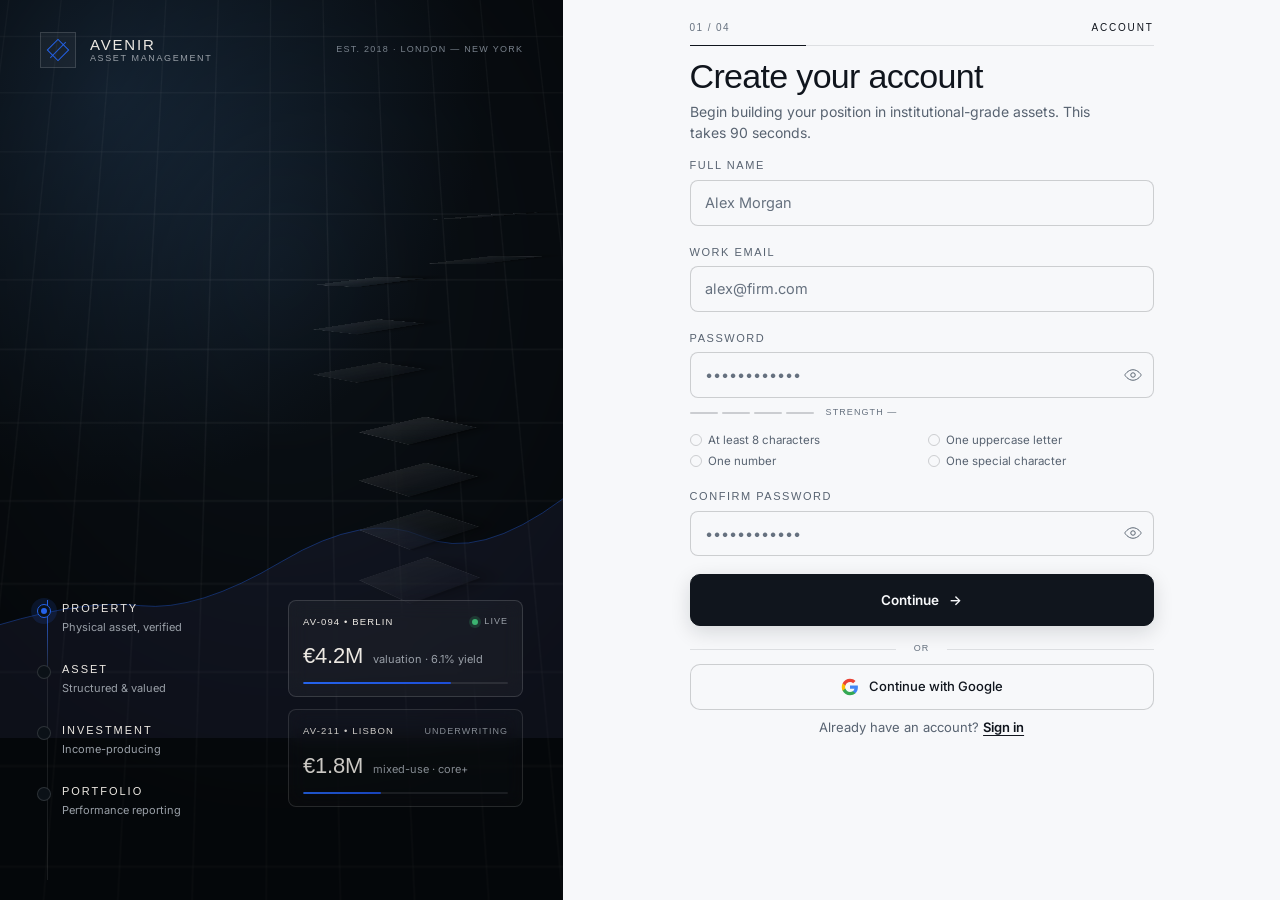
<file: index.html>
<!doctype html>
<html lang="en">
<head>
<meta charset="utf-8" />
<meta name="viewport" content="width=device-width, initial-scale=1, viewport-fit=cover" />
<meta name="color-scheme" content="light" />
<title>AVENIR — Create Account</title>
<link rel="preconnect" href="https://fonts.googleapis.com">
<link rel="preconnect" href="https://fonts.gstatic.com" crossorigin>
<link href="https://fonts.googleapis.com/css2?family=Fragment+Mono:ital@0;1&family=Instrument+Serif:ital@0;1&family=Inter:wght@400;500;600&display=swap" rel="stylesheet">
<link rel="stylesheet" href="styles.css" />
</head>
<body>
<div class="app" id="app">
  <!-- LEFT: Visual Ecosystem -->
  <aside class="visual-panel" aria-hidden="false">
    <div class="visual-bg">
      <div class="grid-layer"></div>
      <div class="vignette"></div>
      <svg class="graph-layer" viewBox="0 0 800 600" preserveAspectRatio="none" aria-hidden="true">
        <path class="graph-line" d="M0 420 Q 120 380, 200 390 T 400 320 T 600 280 T 800 220" />
        <path class="graph-fill" d="M0 420 Q 120 380, 200 390 T 400 320 T 600 280 T 800 220 L 800 600 L 0 600 Z" />
      </svg>
      <div class="isometric-field" id="isoField">
        <div class="iso-stack s1"><div class="iso-block b1"></div><div class="iso-block b2"></div><div class="iso-block b3"></div></div>
        <div class="iso-stack s2"><div class="iso-block b1"></div><div class="iso-block b2"></div></div>
        <div class="iso-stack s3"><div class="iso-block b1"></div><div class="iso-block b2"></div><div class="iso-block b3"></div><div class="iso-block b4"></div></div>
      </div>
    </div>

    <header class="brand">
      <div class="brand-mark">
        <span class="mark-box"></span>
        <span class="mark-line"></span>
      </div>
      <div class="brand-type">
        <strong>AVENIR</strong>
        <span>ASSET MANAGEMENT</span>
      </div>
      <div class="brand-meta">EST. 2018 · LONDON — NEW YORK</div>
    </header>

    <div class="visual-content">
      <div class="ecosystem">
        <div class="flow-rail">
          <div class="rail-line"><span class="rail-progress" id="railProgress"></span></div>
          <div class="flow-nodes">
            <div class="f-node active" data-stage="property"><i></i><label>PROPERTY</label><span>Physical asset, verified</span></div>
            <div class="f-node" data-stage="asset"><i></i><label>ASSET</label><span>Structured & valued</span></div>
            <div class="f-node" data-stage="investment"><i></i><label>INVESTMENT</label><span>Income-producing</span></div>
            <div class="f-node" data-stage="portfolio"><i></i><label>PORTFOLIO</label><span>Performance reporting</span></div>
          </div>
        </div>

        <div class="asset-cards" aria-hidden="true">
          <div class="a-card">
            <div class="a-card-top"><span class="mono">AV-094 • BERLIN</span><span class="status"><em></em> LIVE</span></div>
            <div class="a-card-mid"><strong>€4.2M</strong><span>valuation · 6.1% yield</span></div>
            <div class="a-card-bar"><span style="width:72%"></span></div>
          </div>
          <div class="a-card ghost">
            <div class="a-card-top"><span class="mono">AV-211 • LISBON</span><span class="status">UNDERWRITING</span></div>
            <div class="a-card-mid"><strong>€1.8M</strong><span>mixed-use · core+</span></div>
            <div class="a-card-bar"><span style="width:38%"></span></div>
          </div>
        </div>
      </div>

      <div class="hero-copy">
        <h1>Build your position<br/>in real assets.</h1>
        <p>Discover, underwrite and manage institutional-grade property assets through a single, audited platform. Direct ownership. Transparent reporting.</p>
        <div class="trust-row">
          <div class="trust-item"><strong>$2.4B+</strong><span class="mono">ASSETS UNDER MANAGEMENT</span></div>
          <div class="trust-item"><strong>SOC 2</strong><span class="mono">AUDITED · FCA ALIGNED</span></div>
        </div>
      </div>
    </div>

    <footer class="visual-footer">
      <span class="mono">ENCRYPTED · VERIFIED TITLE · QUARTERLY VALUATION</span>
      <div class="footer-dots"><span></span><span></span><span></span></div>
    </footer>
  </aside>

  <!-- RIGHT: Form -->
  <main class="form-panel">
    <div class="mobile-brand">
      <div class="brand-mark"><span class="mark-box"></span><span class="mark-line"></span></div>
      <div class="brand-type"><strong>AVENIR</strong><span>ASSET MANAGEMENT</span></div>
    </div>

    <div class="form-shell" id="formShell">
      <div class="progress-wrap" aria-hidden="true">
        <div class="progress-meta">
          <span class="mono" id="stepNum">01 / 04</span>
          <span class="step-label" id="stepLabel">ACCOUNT</span>
        </div>
        <div class="progress-track"><div class="progress-fill" id="progressFill" style="width:25%"></div></div>
      </div>

      <div class="form-head">
        <h2 class="form-title" id="formTitle">Create your account</h2>
        <p class="form-sub" id="formSub">Begin building your position in institutional-grade assets. This takes 90 seconds.</p>
      </div>

      <form id="signupForm" novalidate>
        <!-- STEP 1 -->
        <section class="step is-active" data-step="1">
          <div class="field-grid">
            <div class="field" data-field="fullName">
              <label for="fullName">Full name</label>
              <div class="input-wrap">
                <input id="fullName" name="fullName" type="text" autocomplete="name" placeholder="Alex Morgan" required aria-describedby="fullName-error" />
                <span class="field-state"></span>
              </div>
              <p class="error" id="fullName-error" role="alert"></p>
            </div>

            <div class="field" data-field="email">
              <label for="email">Work email</label>
              <div class="input-wrap">
                <input id="email" name="email" type="email" autocomplete="email" placeholder="alex@firm.com" required aria-describedby="email-error" />
                <span class="field-state"></span>
              </div>
              <p class="error" id="email-error" role="alert"></p>
            </div>

            <div class="field" data-field="password">
              <label for="password">Password</label>
              <div class="input-wrap">
                <input id="password" name="password" type="password" autocomplete="new-password" placeholder="••••••••••••" required aria-describedby="password-error password-hint" />
                <button type="button" class="toggle-pass" aria-label="Show password" data-target="password">
                  <svg viewBox="0 0 24 24" fill="none" stroke-width="1.3"><path d="M1 12s4-7 11-7 11 7 11 7-4 7-11 7S1 12 1 12Z"/><circle cx="12" cy="12" r="3"/></svg>
                </button>
                <span class="field-state"></span>
              </div>
              <div class="pw-meta">
                <div class="pw-bars" aria-hidden="true"><span></span><span></span><span></span><span></span></div>
                <span class="pw-label mono" id="pwLabel">STRENGTH —</span>
              </div>
              <ul class="pw-rules" id="password-hint">
                <li data-rule="length"><em></em> At least 8 characters</li>
                <li data-rule="upper"><em></em> One uppercase letter</li>
                <li data-rule="number"><em></em> One number</li>
                <li data-rule="special"><em></em> One special character</li>
              </ul>
              <p class="error" id="password-error" role="alert"></p>
            </div>

            <div class="field" data-field="confirmPassword">
              <label for="confirmPassword">Confirm password</label>
              <div class="input-wrap">
                <input id="confirmPassword" name="confirmPassword" type="password" autocomplete="new-password" placeholder="••••••••••••" required aria-describedby="confirmPassword-error" />
                <button type="button" class="toggle-pass" aria-label="Show password" data-target="confirmPassword">
                  <svg viewBox="0 0 24 24" fill="none" stroke-width="1.3"><path d="M1 12s4-7 11-7 11 7 11 7-4 7-11 7S1 12 1 12Z"/><circle cx="12" cy="12" r="3"/></svg>
                </button>
                <span class="field-state"></span>
              </div>
              <p class="error" id="confirmPassword-error" role="alert"></p>
            </div>
          </div>
        </section>

        <!-- STEP 2 -->
        <section class="step" data-step="2">
          <div class="step-intro">
            <h3>What are you looking to do?</h3>
            <p>Select your primary intent. You can change this later in portfolio settings.</p>
          </div>
          <div class="choice-grid" role="radiogroup" aria-label="Investment intent">
            <button type="button" class="choice-card" data-intent="invest" role="radio" aria-checked="false">
              <span class="choice-icon">
                <svg viewBox="0 0 24 24" fill="none" stroke-width="1.2"><path d="M3 17L9 11L13 15L21 7"/><path d="M14 7H21V14"/></svg>
              </span>
              <span class="choice-main"><strong>Invest in assets</strong><span>Build a fractional or full position in vetted property.</span></span>
              <span class="choice-check"></span>
            </button>
            <button type="button" class="choice-card" data-intent="buy" role="radio" aria-checked="false">
              <span class="choice-icon">
                <svg viewBox="0 0 24 24" fill="none" stroke-width="1.2"><path d="M3 9L12 2L21 9V20A1 1 0 0 1 20 21H4A1 1 0 0 1 3 20V9Z"/><path d="M9 21V12H15V21"/></svg>
              </span>
              <span class="choice-main"><strong>Buy an asset</strong><span>Acquire direct ownership with full title transfer.</span></span>
              <span class="choice-check"></span>
            </button>
            <button type="button" class="choice-card" data-intent="both" role="radio" aria-checked="false">
              <span class="choice-icon">
                <svg viewBox="0 0 24 24" fill="none" stroke-width="1.2"><circle cx="12" cy="12" r="9"/><path d="M8 12L11 15L16 9"/></svg>
              </span>
              <span class="choice-main"><strong>Invest & Buy</strong><span>Blend portfolio exposure with acquisition.</span></span>
              <span class="choice-check"></span>
            </button>
            <button type="button" class="choice-card" data-intent="explore" role="radio" aria-checked="false">
              <span class="choice-icon">
                <svg viewBox="0 0 24 24" fill="none" stroke-width="1.2"><circle cx="11" cy="11" r="6"/><path d="M21 21L16.5 16.5"/><path d="M11 8V14M8 11H14"/></svg>
              </span>
              <span class="choice-main"><strong>Explore opportunities</strong><span>Evaluate market before committing capital.</span></span>
              <span class="choice-check"></span>
            </button>
          </div>
          <p class="error" id="intent-error" role="alert"></p>
        </section>

        <!-- STEP 3 -->
        <section class="step" data-step="3">
          <div class="step-intro">
            <h3>What interests you?</h3>
            <p>Select all that apply. We use this to personalize deal flow — no guarantee of access.</p>
          </div>
          <div class="interest-grid" role="group" aria-label="Investment interests">
            <button type="button" class="interest-chip" data-interest="property"><span>Property</span></button>
            <button type="button" class="interest-chip" data-interest="commercial"><span>Commercial Real Estate</span></button>
            <button type="button" class="interest-chip" data-interest="residential"><span>Residential Assets</span></button>
            <button type="button" class="interest-chip" data-interest="development"><span>Development Projects</span></button>
            <button type="button" class="interest-chip" data-interest="income"><span>Income-Producing Assets</span></button>
            <button type="button" class="interest-chip" data-interest="other"><span>Other Opportunities</span></button>
          </div>

          <div class="field-grid two-col mt-32">
            <div class="field" data-field="country">
              <label for="country">Country</label>
              <div class="input-wrap select-wrap">
                <select id="country" name="country" required aria-describedby="country-error">
                  <option value="" disabled selected>Select country</option>
                  <option value="GB">United Kingdom</option>
                  <option value="US">United States</option>
                  <option value="DE">Germany</option>
                  <option value="FR">France</option>
                  <option value="PT">Portugal</option>
                  <option value="ES">Spain</option>
                  <option value="AE">United Arab Emirates</option>
                  <option value="SG">Singapore</option>
                  <option value="NG">Nigeria</option>
                  <option value="OTHER">Other</option>
                </select>
                <span class="select-arrow"></span>
              </div>
              <p class="error" id="country-error" role="alert"></p>
            </div>
            <div class="field" data-field="city">
              <label for="city">City</label>
              <div class="input-wrap">
                <input id="city" name="city" type="text" placeholder="London" required aria-describedby="city-error" />
              </div>
              <p class="error" id="city-error" role="alert"></p>
            </div>
          </div>
        </section>

        <!-- STEP 4 -->
        <section class="step" data-step="4">
          <div class="review-card">
            <div class="review-row">
              <span class="mono">ACCOUNT</span>
              <span id="reviewEmail">—</span>
            </div>
            <div class="review-row">
              <span class="mono">INTENT</span>
              <span id="reviewIntent">—</span>
            </div>
            <div class="review-row">
              <span class="mono">FOCUS</span>
              <span id="reviewInterests">—</span>
            </div>
            <div class="review-row">
              <span class="mono">LOCATION</span>
              <span id="reviewLocation">—</span>
            </div>
          </div>

          <div class="consent-stack">
            <label class="consent">
              <input type="checkbox" id="terms" required />
              <span class="box"></span>
              <span>I agree to the <a href="#" tabindex="-1">Terms of Service</a> and have reviewed the investment risk disclosures.</span>
            </label>
            <label class="consent">
              <input type="checkbox" id="privacy" required />
              <span class="box"></span>
              <span>I acknowledge the <a href="#" tabindex="-1">Privacy Policy</a> and data processing for portfolio reporting.</span>
            </label>
          </div>
          <p class="error" id="consent-error" role="alert"></p>
          <div class="secure-note">
            <svg viewBox="0 0 24 24" fill="none" stroke-width="1.2" aria-hidden="true"><rect x="3" y="11" width="18" height="11" rx="2"/><path d="M7 11V7A5 5 0 0 1 17 7V11"/><circle cx="12" cy="16" r="1.5"/></svg>
            <span class="mono">Bank-level encryption · No hard credit check · Cancel anytime</span>
          </div>
        </section>

        <div class="form-actions">
          <button type="button" class="btn-secondary" id="backBtn" aria-label="Go back" hidden>Back</button>
          <button type="submit" class="btn-primary" id="primaryBtn">
            <span class="btn-label">Continue</span>
            <span class="btn-loader" aria-hidden="true"><i></i><i></i><i></i></span>
            <span class="btn-arrow" aria-hidden="true">→</span>
          </button>
        </div>
      </form>

      <div class="form-footer">
        <div class="divider"><span class="mono">OR</span></div>
        <button type="button" class="btn-google" id="googleBtn">
          <svg viewBox="0 0 24 24" aria-hidden="true"><path fill="#4285F4" d="M22.56 12.25c0-.78-.07-1.53-.2-2.25H12v4.26h5.92c-.26 1.37-1.04 2.53-2.21 3.31v2.77h3.57c2.08-1.92 3.28-4.74 3.28-8.09Z"/><path fill="#34A853" d="M12 23c2.97 0 5.46-.98 7.28-2.66l-3.57-2.77c-.98.66-2.23 1.06-3.71 1.06-2.86 0-5.29-1.93-6.16-4.53H2.18v2.84C3.99 20.53 7.7 23 12 23Z"/><path fill="#FBBC05" d="M5.84 14.09A6.995 6.995 0 0 1 5.48 12c0-.72.13-1.42.36-2.09V7.07H2.18A11 11 0 0 0 1 12c0 1.78.43 3.45 1.18 4.93l3.66-2.84Z"/><path fill="#EA4335" d="M12 5.38c1.62 0 3.06.56 4.21 1.64l3.15-3.15C17.45 2.09 14.97 1 12 1 7.7 1 3.99 3.47 2.18 7.07l3.66 2.84C6.71 7.31 9.14 5.38 12 5.38Z"/></svg>
          Continue with Google
        </button>
        <p class="login-link">Already have an account? <a href="login.html">Sign in</a></p>
      </div>
    </div>

    <!-- SUCCESS -->
    <div class="success-state" id="successState" hidden>
      <div class="success-visual">
        <div class="success-ring"><span></span><span></span><span></span></div>
        <div class="success-check">
          <svg viewBox="0 0 24 24" fill="none" stroke-width="1.5"><path d="M5 13L9 17L19 7"/></svg>
        </div>
      </div>
      <h2>Your account is ready.</h2>
      <p>We've personalized your deal flow based on <span id="successFocus">your selection</span>. Your portfolio workspace is provisioned and encrypted.</p>
      <div class="success-meta">
        <div><span class="mono">ACCOUNT ID</span><strong id="successId">AV-000000</strong></div>
        <div><span class="mono">ENVIRONMENT</span><strong>Production · EU-1</strong></div>
      </div>
      <button type="button" class="btn-primary" id="continueBtn"><span class="btn-label">Continue to platform</span><span class="btn-arrow">→</span></button>
      <p class="mono success-foot">You will receive a verification email within 2 minutes. No funds moved.</p>
    </div>
  </main>
</div>

<script src="signup.js"></script>
</body>
</html>
</file>
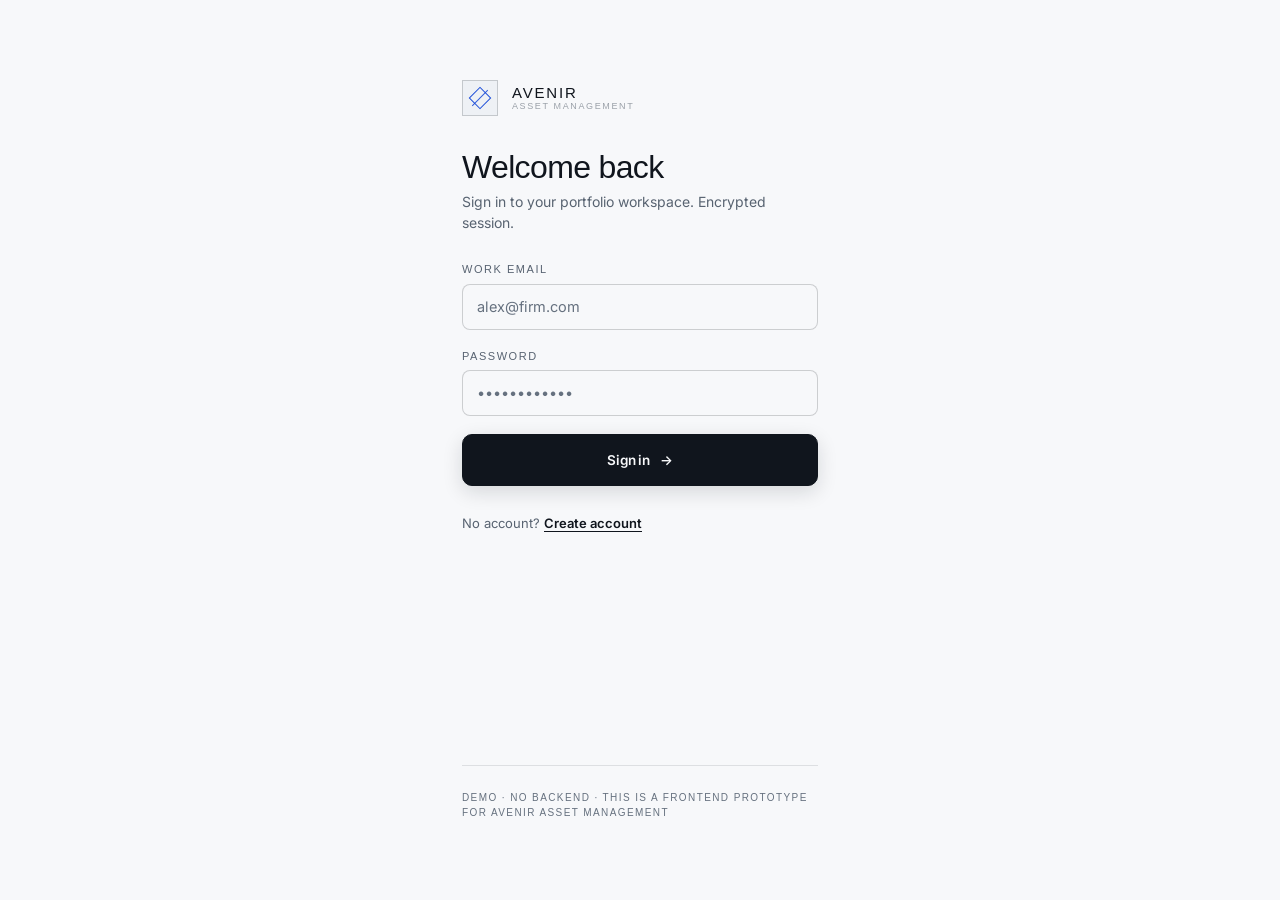
<file: login.html>
<!doctype html>
<html lang="en">
<head>
<meta charset="utf-8" />
<meta name="viewport" content="width=device-width, initial-scale=1" />
<meta name="color-scheme" content="light" />
<title>AVENIR — Sign in</title>
<link href="https://fonts.googleapis.com/css2?family=Fragment+Mono&family=Instrument+Serif:ital@0;1&family=Inter:wght@400;500;600&display=swap" rel="stylesheet">
<link rel="stylesheet" href="styles.css" />
<style>
.login-shell{max-width:420px;margin:0 auto;padding:80px 32px;display:flex;flex-direction:column;gap:28px;min-height:100vh;justify-content:center}
.login-shell .form-title{font-size:32px}
.login-shell .btn-primary{flex:0 0 52px}
.login-meta{font-family:var(--font-mono);font-size:10px;letter-spacing:0.14em;color:var(--text-light-faint);margin-top:auto;padding-top:24px;border-top:1px solid var(--line-light)}
</style>
</head>
<body>
<div class="login-shell">
  <div class="brand" style="color:var(--text-light);margin-bottom:8px">
    <div class="brand-mark" style="border-color:var(--line-light-2);background:var(--bg-light-2)"><span class="mark-box" style="border-color:var(--accent-2)"></span><span class="mark-line" style="background:var(--accent-2)"></span></div>
    <div class="brand-type"><strong style="font-family:var(--font-display);letter-spacing:0.12em;font-weight:400">AVENIR</strong><span>ASSET MANAGEMENT</span></div>
  </div>
  <div>
    <h1 class="form-title">Welcome back</h1>
    <p class="form-sub" style="margin-top:8px">Sign in to your portfolio workspace. Encrypted session.</p>
  </div>
  <form onsubmit="event.preventDefault(); const b=this.querySelector('button'); b.classList.add('is-loading'); b.disabled=true; setTimeout(()=>location.href='index.html',900)" style="display:flex;flex-direction:column;gap:18px">
    <div class="field" data-field="email">
      <label for="email2">Work email</label>
      <div class="input-wrap"><input id="email2" type="email" placeholder="alex@firm.com" required></div>
    </div>
    <div class="field" data-field="password2">
      <label for="password2">Password</label>
      <div class="input-wrap"><input id="password2" type="password" placeholder="••••••••••••" required></div>
    </div>
    <button class="btn-primary" type="submit"><span class="btn-label">Sign in</span><span class="btn-loader"><i></i><i></i><i></i></span><span class="btn-arrow">→</span></button>
  </form>
  <p class="login-link" style="text-align:left">No account? <a href="index.html">Create account</a></p>
  <div class="login-meta">DEMO · NO BACKEND · THIS IS A FRONTEND PROTOTYPE FOR AVENIR ASSET MANAGEMENT</div>
</div>
</body>
</html>
</file>
<file: styles.css>
/* AVENIR — Premium Asset Investment Signup
   Vanilla CSS — No framework. Institutional grade.
*/

:root {
  --bg-dark: #0B1117;
  --bg-dark-2: #111C26;
  --bg-dark-3: #162231;
  --bg-dark-4: #1A2A3A;
  --line-dark: rgba(255, 255, 255, 0.09);
  --line-dark-2: rgba(255, 255, 255, 0.14);
  --text-dark: #EDE9E3;
  --text-dark-dim: #9AA0A8;
  --text-dark-faint: #858E99;
  --bg-light: #F7F8FA;
  --bg-light-2: #EEF1F5;
  --bg-light-3: #E4E9EF;
  --line-light: rgba(16, 22, 31, 0.11);
  --line-light-2: rgba(16, 22, 31, 0.19);
  --line-light-3: rgba(16, 22, 31, 0.30);
  --text-light: #10151D;
  --text-light-dim: #586371;
  --text-light-faint: #66717F;
  --accent: #2563EB;
  --accent-2: #1D4ED8;
  --accent-soft: rgba(37, 99, 235, 0.14);
  --accent-soft-2: rgba(37, 99, 235, 0.08);
  --green: #16A34A;
  --green-soft: #f0fdf3;
  --error: #A64028;
  --error-soft: #F8E8E3;
  --ok: #2E6B4A;
  --font-display: "Segoe UI", Helvetica, sans-serif;
  --font-sans: "Inter", ui-sans-serif, system-ui, -apple-system, sans-serif;
  --font-mono: "Arial", -apple-system, monospace;
  --radius-xs: 4px;
  --radius-sm: 8px;
  --radius-md: 12px;
  --radius-lg: 18px;
  --shadow-soft: 0 8px 30px rgba(11, 17, 23, 0.08);
  --shadow-card: 0 12px 40px rgba(11, 17, 23, 0.12), 0 1px 0 rgba(255, 255, 255, 0.6) inset;
  --ease: cubic-bezier(.25, .1, .25, 1);
  --ease-out: cubic-bezier(.16, 1, .3, 1);
  --ease-spring: cubic-bezier(.34, 1.56, .64, 1);
}

/* Reset */
* {
  margin: 0;
  padding: 0;
  box-sizing: border-box
}

html {
  font-size: 16px;
  -webkit-font-smoothing: antialiased;
  -moz-osx-font-smoothing: grayscale;
  text-rendering: optimizeLegibility
}

body {
  font-family: var(--font-sans);
  background: var(--bg-light);
  color: var(--text-light);
  line-height: 1.5;
  min-height: 100vh;
  overflow-x: hidden;
}

button,
input,
select {
  font: inherit
}

a {
  color: inherit;
  text-decoration: none
}

ul {
  list-style: none
}

img,
svg {
  display: block
}

/* App Layout */
.app {
  display: grid;
  grid-template-columns: 44% 56%;
  min-height: 100vh;
  width: 100vw;
  overflow: hidden;
}

/* Visual Panel */
.visual-panel {
  position: relative;
  height: 100vh;
  --visual-top-space: 128px;
  --ecosystem-height: 280px;
  background: radial-gradient(120% 80% at 20% 10%, #1B2E42 0%, var(--bg-dark) 55%),
    radial-gradient(90% 60% at 80% 90%, #1A2B1F 0%, transparent 60%),
    var(--bg-dark);
  color: var(--text-dark);
  display: flex;
  flex-direction: column;
  justify-content: flex-start;
  padding: 32px 40px 20px;
  overflow-x: hidden;
  overflow-y: auto;
  isolation: isolate;
}

.visual-bg {
  position: absolute;
  inset: 0;
  z-index: -1;
  overflow: hidden;
}

.grid-layer {
  position: absolute;
  inset: -20%;
  background-image:
    linear-gradient(var(--line-dark) 1px, transparent 1px),
    linear-gradient(90deg, var(--line-dark) 1px, transparent 1px);
  background-size: 48px 48px;
  opacity: 0.6;
  transform: perspective(800px) rotateX(22deg) translateY(-10%);
  transform-origin: top;
  mask-image: linear-gradient(to bottom, black 0%, black 60%, transparent 100%);
}

.vignette {
  position: absolute;
  inset: 0;
  background: radial-gradient(80% 60% at 50% 30%, transparent 0%, rgba(0, 0, 0, 0.55) 100%);
}

.graph-layer {
  position: absolute;
  left: 0;
  right: 0;
  bottom: 18%;
  width: 100%;
  height: 42%;
  opacity: 0.9;
}

.graph-line {
  fill: none;
  stroke: #2564eb88;
  stroke-width: 1.2;
  stroke-dasharray: 1200;
  stroke-dashoffset: 1200;
  animation: drawLine 3.2s var(--ease-out) 0.6s forwards;
}

.graph-fill {
  fill: url(#none);
  fill: linear-gradient(to top, rgba(71, 108, 231, 0.18), transparent);
  fill-opacity: 0;
  animation: fadeIn 1.2s ease 1.8s forwards;
}

@supports not (fill: linear-gradient(black, white)) {
  .graph-fill {
    fill: rgba(107, 113, 198, 0.09)
  }
}

.isometric-field {
  position: absolute;
  right: -4%;
  top: 18%;
  width: 52%;
  height: 54%;
  transform: perspective(1000px) rotateX(18deg) rotateY(-8deg);
  transform-style: preserve-3d;
  pointer-events: none;
}

.iso-stack {
  position: absolute;
  transform-style: preserve-3d;
  animation: isoFloat 8s ease-in-out infinite;
}

.iso-stack.s1 {
  left: 10%;
  top: 22%;
  animation-delay: -1s
}

.iso-stack.s2 {
  left: 52%;
  top: 8%;
  animation-delay: -3.2s
}

.iso-stack.s3 {
  left: 28%;
  top: 56%;
  animation-delay: -5s
}

.iso-block {
  width: 84px;
  height: 84px;
  background: linear-gradient(180deg, rgba(255, 255, 255, 0.08), rgba(255, 255, 255, 0.02));
  border: 1px solid rgba(255, 255, 255, 0.10);
  border-bottom-color: rgba(0, 0, 0, 0.4);
  transform: rotateX(60deg) rotateZ(-45deg);
  box-shadow: 12px 12px 30px rgba(0, 0, 0, 0.4);
  margin-top: -46px;
  backdrop-filter: blur(6px);
  position: relative;
}

.iso-block::after {
  content: "";
  position: absolute;
  left: 0;
  right: 0;
  bottom: -12px;
  height: 12px;
  background: linear-gradient(to bottom, rgba(0, 0, 0, 0.35), transparent);
  transform: rotateX(-60deg) translateZ(-1px);
}

.iso-block.b2 {
  opacity: 0.85;
  transform: rotateX(60deg) rotateZ(-45deg) translateZ(-12px)
}

.iso-block.b3 {
  opacity: 0.7;
  transform: rotateX(60deg) rotateZ(-45deg) translateZ(-24px)
}

.iso-block.b4 {
  opacity: 0.55;
  transform: rotateX(60deg) rotateZ(-45deg) translateZ(-36px)
}

/* Brand */
.brand {
  display: flex;
  align-items: center;
  gap: 14px;
  position: relative;
  z-index: 2;
}

.brand-mark {
  width: 36px;
  height: 36px;
  position: relative;
  display: grid;
  place-items: center;
  border: 1px solid var(--line-dark-2);
  background: rgba(255, 255, 255, 0.04);
}

.mark-box {
  width: 16px;
  height: 16px;
  border: 1.5px solid var(--accent);
  display: block;
  transform: rotate(45deg)
}

.mark-line {
  position: absolute;
  width: 22px;
  height: 1px;
  background: var(--accent);
  top: 50%;
  left: 50%;
  transform: translate(-50%, -50%) rotate(-45deg);
  opacity: 0.9
}

.brand-type {
  display: flex;
  flex-direction: column;
  line-height: 1
}

.brand-type strong {
  font-family: var(--font-display);
  font-weight: 400;
  letter-spacing: 0.12em;
  font-size: 15px
}

.brand-type span {
  font-family: var(--font-mono);
  font-size: 9px;
  letter-spacing: 0.18em;
  color: var(--text-dark-dim);
  margin-top: 2px
}

.brand-meta {
  margin-left: auto;
  font-family: var(--font-mono);
  font-size: 9px;
  letter-spacing: 0.14em;
  color: var(--text-dark-faint);
  opacity: 0.9
}

.visual-content {
  position: relative;
  z-index: 2;
  display: flex;
  flex-direction: column;
  gap: clamp(48px, 8vh, 72px);
  margin-top: 40px;
}

.ecosystem {
  display: flex;
  gap: 28px;
  align-items: flex-start;
  margin-top: max(0px, calc(100vh - var(--visual-top-space) - var(--ecosystem-height)));
}

.flow-rail {
  display: flex;
  gap: 14px;
  position: relative;
  flex: 0 0 220px;
}

.rail-line {
  width: 1px;
  background: var(--line-dark);
  position: relative;
  min-height: 280px;
  margin-left: 7px;
}

.rail-progress {
  position: absolute;
  top: 0;
  left: 0;
  width: 100%;
  height: 22%;
  background: linear-gradient(to bottom, var(--accent), transparent);
  transition: height 1s var(--ease-out);
}

.flow-nodes {
  display: flex;
  flex-direction: column;
  gap: 26px
}

.f-node {
  position: relative;
  padding-left: 0;
  display: flex;
  flex-direction: column;
  gap: 2px;
  transition: opacity 0.6s var(--ease);
}

.f-node i {
  position: absolute;
  left: -25px;
  top: 4px;
  width: 14px;
  height: 14px;
  border-radius: 50%;
  border: 1.5px solid var(--line-dark-2);
  background: var(--bg-dark);
  transition: all 0.5s var(--ease);
}

.f-node i::after {
  content: "";
  position: absolute;
  inset: 3px;
  border-radius: 50%;
  background: var(--accent);
  opacity: 0;
  transform: scale(0.3);
  transition: all 0.5s var(--ease);
}

.f-node.active i {
  border-color: var(--accent);
  box-shadow: 0 0 0 6px var(--accent-soft)
}

.f-node.active i::after {
  opacity: 1;
  transform: scale(1)
}

.f-node label {
  font-family: var(--font-mono);
  font-size: 11px;
  letter-spacing: 0.18em;
  color: var(--text-dark);
  font-weight: 400
}

.f-node span {
  font-size: 11px;
  color: var(--text-dark-dim);
  font-family: var(--font-sans)
}

.f-node.active label {
  color: var(--text-dark)
}

.asset-cards {
  display: flex;
  flex-direction: column;
  gap: 12px;
  flex: 1;
  max-width: 260px
}

.a-card {
  border: 1px solid var(--line-dark-2);
  background: rgba(255, 255, 255, 0.04);
  backdrop-filter: blur(10px);
  padding: 14px 14px 12px;
  border-radius: var(--radius-sm);
  transition: transform 0.6s var(--ease-out);
}

.a-card:hover {
  transform: translateY(-2px)
}

.a-card.ghost {
  opacity: 0.86;
  background: rgba(255, 255, 255, 0.02)
}

.a-card-top {
  display: flex;
  justify-content: space-between;
  align-items: center;
  margin-bottom: 10px
}

.mono {
  font-family: var(--font-mono);
  font-size: 9.5px;
  letter-spacing: 0.12em
}

.a-card-top .status {
  font-family: var(--font-mono);
  font-size: 9px;
  letter-spacing: 0.12em;
  display: flex;
  gap: 6px;
  align-items: center;
  color: var(--text-dark-dim)
}

.a-card-top .status em {
  width: 6px;
  height: 6px;
  border-radius: 50%;
  background: #3CB371;
  display: inline-block;
  box-shadow: 0 0 0 3px rgba(60, 179, 113, 0.2);
  animation: pulse 2s infinite
}

.a-card-mid {
  display: flex;
  align-items: baseline;
  gap: 10px;
  margin-bottom: 10px
}

.a-card-mid strong {
  font-family: var(--font-display);
  font-size: 22px;
  font-weight: 400;
  letter-spacing: -0.01em
}

.a-card-mid span {
  font-size: 11px;
  color: var(--text-dark-dim)
}

.a-card-bar {
  height: 2px;
  background: var(--line-dark);
  border-radius: 2px;
  overflow: hidden
}

.a-card-bar span {
  display: block;
  height: 100%;
  background: linear-gradient(90deg, var(--accent), var(--accent-2));
  border-radius: 2px
}

.hero-copy {
  max-width: 480px;
  margin-top: 8px
}

.hero-copy h1 {
  font-family: var(--font-display);
  font-weight: 400;
  font-size: clamp(36px, 3.4vw, 52px);
  line-height: 0.95;
  letter-spacing: -0.02em;
  margin-bottom: 18px;
}

.hero-copy p {
  color: var(--text-dark-dim);
  font-size: 15px;
  line-height: 1.6;
  max-width: 42ch
}

.trust-row {
  display: flex;
  gap: 28px;
  margin-top: 28px;
  border-top: 1px solid var(--line-dark);
  padding-top: 18px
}

.trust-item {
  display: flex;
  flex-direction: column;
  gap: 2px
}

.trust-item strong {
  font-family: var(--font-display);
  font-size: 20px;
  font-weight: 400;
  letter-spacing: -0.01em
}

.trust-item span {
  color: var(--text-dark-faint);
  font-size: 9px
}

.visual-footer {
  display: flex;
  justify-content: space-between;
  align-items: center;
  gap: 20px;
  margin-top: 32px;
  padding-top: 18px;
  border-top: 1px solid var(--line-dark);
  position: relative;
  z-index: 2;
}

.visual-footer .mono {
  color: var(--text-dark-faint);
  font-size: 9px;
  letter-spacing: 0.12em
}

.footer-dots {
  display: flex;
  gap: 6px
}

.footer-dots span {
  width: 4px;
  height: 4px;
  border-radius: 50%;
  background: var(--line-dark-2)
}

.footer-dots span:nth-child(2) {
  background: var(--accent)
}

/* Form Panel */
.form-panel {
  background: var(--bg-light);
  position: relative;
  display: flex;
  flex-direction: column;
  overflow: auto;
}

.mobile-brand {
  display: none;
  align-items: center;
  gap: 12px;
  padding: 20px 24px;
  border-bottom: 1px solid var(--line-light)
}

.mobile-brand .brand-mark {
  width: 32px;
  height: 32px;
  border: 1px solid var(--line-light-2);
  background: var(--bg-light-2)
}

.mobile-brand .mark-box {
  border-color: var(--accent-2)
}

.mobile-brand .brand-type strong {
  font-size: 14px;
  color: var(--text-light)
}

.mobile-brand .brand-type span {
  color: var(--text-light-dim)
}

.form-shell {
  width: 100%;
  max-width: 560px;
  margin: 0 auto;
  padding: 20px 48px 16px;
  display: flex;
  flex-direction: column;
  gap: 14px;
  min-height: 100%;
}

.progress-wrap {
  display: flex;
  flex-direction: column;
  gap: 10px
}

.progress-meta {
  display: flex;
  align-items: center;
  gap: 10px
}

.progress-meta .mono {
  color: var(--text-light-faint);
  font-size: 10px;
  letter-spacing: 0.14em
}

.progress-meta .step-label {
  font-family: var(--font-mono);
  font-size: 10px;
  letter-spacing: 0.18em;
  color: var(--text-light);
  margin-left: auto
}

.progress-track {
  height: 1px;
  background: var(--line-light);
  position: relative;
  overflow: hidden
}

.progress-fill {
  height: 100%;
  background: var(--text-light);
  width: 25%;
  transition: width 0.7s var(--ease-out)
}

.form-head {
  display: flex;
  flex-direction: column;
  gap: 8px
}

.form-title {
  font-family: var(--font-display);
  font-weight: 400;
  font-size: 34px;
  line-height: 0.98;
  letter-spacing: -0.02em;
  color: var(--text-light)
}

.form-sub {
  color: var(--text-light-dim);
  font-size: 14px;
  line-height: 1.5;
  max-width: 48ch
}

.step {
  display: none;
  animation: stepIn 0.5s var(--ease-out) both
}

.step.is-active {
  display: block
}

@keyframes stepIn {
  from {
    opacity: 0;
    transform: translateY(8px)
  }

  to {
    opacity: 1;
    transform: translateY(0)
  }
}

.field-grid {
  display: flex;
  flex-direction: column;
  gap: 12px
}

.field-grid.two-col {
  flex-direction: row
}

.field-grid.two-col .field {
  flex: 1
}

.field {
  display: flex;
  flex-direction: column;
  gap: 6px
}

.field label {
  font-size: 11px;
  font-family: var(--font-mono);
  letter-spacing: 0.14em;
  text-transform: uppercase;
  color: var(--text-light-dim)
}

.input-wrap {
  position: relative;
  display: flex;
  align-items: center;
  background: var(--bg-light);
  border: 1px solid var(--line-light-2);
  border-radius: var(--radius-sm);
  transition: all 0.25s var(--ease);
}

.input-wrap:focus-within {
  border-color: var(--text-light);
  box-shadow: 0 0 0 4px rgba(16, 21, 29, 0.06);
}

.input-wrap.has-error {
  border-color: var(--error);
  box-shadow: 0 0 0 4px var(--error-soft)
}

.input-wrap.has-success {
  border-color: var(--ok)
}

.input-wrap input,
.input-wrap select {
  flex: 1;
  border: 0;
  background: transparent;
  outline: 0;
  padding: 11px 14px;
  font-size: 14.5px;
  color: var(--text-light);
  width: 100%;
  appearance: none;
}

.input-wrap input::placeholder {
  color: var(--text-light-faint)
}

.select-wrap select {
  padding-right: 36px;
  cursor: pointer
}

.select-arrow {
  position: absolute;
  right: 12px;
  top: 50%;
  transform: translateY(-50%);
  width: 0;
  height: 0;
  border-left: 4px solid transparent;
  border-right: 4px solid transparent;
  border-top: 5px solid var(--text-light-dim);
  pointer-events: none;
}

.field-state {
  position: absolute;
  right: 10px;
  top: 50%;
  transform: translateY(-50%);
  width: 18px;
  height: 18px;
  display: none
}

.input-wrap.has-success .field-state {
  display: grid;
  place-items: center;
  color: var(--ok)
}

.input-wrap.has-success .field-state::after {
  content: " ";
  font-size: 12px;
  font-weight: 600
}

.toggle-pass {
  width: 36px;
  height: 36px;
  display: grid;
  place-items: center;
  border: 0;
  background: transparent;
  cursor: pointer;
  color: var(--text-light-dim);
  border-radius: 6px;
  transition: all 0.2s var(--ease);
  margin-right: 2px;
}

.toggle-pass:hover {
  color: var(--text-light);
  background: var(--bg-light-2)
}

.toggle-pass:focus-visible,
.interest-chip:focus-visible,
.btn-google:focus-visible {
  outline: 2px solid var(--accent-2);
  outline-offset: 2px
}

.toggle-pass svg {
  width: 18px;
  height: 18px;
  stroke: currentColor
}

.error {
  font-size: 11.5px;
  color: var(--error);
  min-height: 0;
  max-height: 0;
  overflow: hidden;
  opacity: 0;
  transition: all 0.3s var(--ease);
}

.error.is-visible {
  max-height: 40px;
  opacity: 1;
  margin-top: 2px
}

.pw-meta {
  display: flex;
  align-items: center;
  gap: 12px;
  margin-top: 2px
}

.pw-bars {
  display: flex;
  gap: 4px
}

.pw-bars span {
  width: 28px;
  height: 2px;
  background: var(--line-light-2);
  border-radius: 2px;
  transition: all 0.3s var(--ease)
}

.pw-bars[data-score="1"] span:nth-child(1) {
  background: var(--error)
}

.pw-bars[data-score="2"] span:nth-child(-n+2) {
  background: #356fee
}

.pw-bars[data-score="3"] span:nth-child(-n+3) {
  background: #8FAE5A
}

.pw-bars[data-score="4"] span {
  background: var(--ok)
}

.pw-label {
  font-size: 9px;
  color: var(--text-light-faint)
}

.pw-rules {
  display: grid;
  grid-template-columns: 1fr 1fr;
  gap: 4px 12px;
  margin-top: 6px
}

.pw-rules li {
  display: flex;
  align-items: center;
  gap: 6px;
  font-size: 11.5px;
  color: var(--text-light-dim);
  transition: color 0.2s
}

.pw-rules li em {
  width: 12px;
  height: 12px;
  border-radius: 50%;
  border: 1px solid var(--line-light-2);
  display: grid;
  place-items: center;
  position: relative;
  flex: 0 0 12px
}

.pw-rules li em::after {
  content: "";
  width: 4px;
  height: 4px;
  border-radius: 50%;
  background: var(--ok);
  opacity: 0;
  transform: scale(0);
  transition: all 0.25s var(--ease-spring)
}

.pw-rules li.is-met {
  color: var(--text-light)
}

.pw-rules li.is-met em {
  border-color: var(--ok);
  background: var(--green-soft)
}

.pw-rules li.is-met em::after {
  opacity: 1;
  transform: scale(1)
}

.step-intro {
  margin-bottom: 18px
}

.step-intro h3 {
  font-family: var(--font-display);
  font-size: 22px;
  font-weight: 400;
  letter-spacing: -0.01em;
  margin-bottom: 6px
}

.step-intro p {
  color: var(--text-light-dim);
  font-size: 13px;
  line-height: 1.5;
  max-width: 48ch
}

/* Choice Cards */
.choice-grid {
  display: grid;
  grid-template-columns: 1fr 1fr;
  gap: 12px
}

.choice-card {
  text-align: left;
  border: 1px solid var(--line-light-2);
  background: var(--bg-light);
  border-radius: var(--radius-md);
  padding: 16px 14px 14px;
  cursor: pointer;
  position: relative;
  overflow: hidden;
  transition: all 0.28s var(--ease);
  display: flex;
  flex-direction: column;
  gap: 14px;
}

.choice-card:hover {
  border-color: var(--line-light-3);
  transform: translateY(-1px);
  box-shadow: var(--shadow-soft)
}

.choice-card:focus-visible {
  outline: 2px solid var(--text-light);
  outline-offset: 2px
}

.choice-card.is-selected {
  border-color: var(--text-light);
  background: var(--text-light);
  color: var(--bg-light);
  box-shadow: 0 10px 30px rgba(16, 21, 29, 0.16);
}

.choice-card.is-selected .choice-icon {
  border-color: rgba(255, 255, 255, 0.16);
  color: var(--accent)
}

.choice-card.is-selected .choice-main span {
  color: rgba(255, 255, 255, 0.78)
}

.choice-icon {
  width: 32px;
  height: 32px;
  border-radius: 8px;
  border: 1px solid var(--line-light-2);
  display: grid;
  place-items: center;
  color: var(--text-light-dim);
  transition: all 0.28s var(--ease);
}

.choice-icon svg {
  width: 16px;
  height: 16px;
  stroke: currentColor
}

.choice-main {
  display: flex;
  flex-direction: column;
  gap: 4px
}

.choice-main strong {
  font-size: 13.5px;
  font-weight: 600;
  letter-spacing: -0.01em
}

.choice-main span {
  font-size: 11.5px;
  line-height: 1.45;
  color: var(--text-light-dim)
}

.choice-check {
  position: absolute;
  top: 12px;
  right: 12px;
  width: 18px;
  height: 18px;
  border-radius: 50%;
  border: 1px solid var(--line-light-2);
  display: grid;
  place-items: center;
  transition: all 0.28s var(--ease);
}

.choice-card.is-selected .choice-check {
  background: var(--accent);
  border-color: var(--accent)
}

.choice-card.is-selected .choice-check::after {
  content: "✓";
  color: #FFFFFF;
  font-size: 10px;
  font-weight: 700
}

/* Interests */
.interest-grid {
  display: flex;
  flex-wrap: wrap;
  gap: 8px
}

.interest-chip {
  border: 1px solid var(--line-light-2);
  background: var(--bg-light);
  border-radius: 999px;
  padding: 10px 14px;
  font-size: 12.5px;
  font-weight: 500;
  color: var(--text-light);
  cursor: pointer;
  transition: all 0.22s var(--ease);
  display: flex;
  align-items: center;
  gap: 8px;
  letter-spacing: -0.01em;
}

.interest-chip::before {
  content: "";
  width: 6px;
  height: 6px;
  border-radius: 50%;
  background: var(--line-light-2);
  transition: all 0.22s var(--ease);
}

.interest-chip:hover {
  border-color: var(--line-light-3);
  transform: translateY(-1px)
}

.interest-chip.is-selected {
  background: var(--text-light);
  border-color: var(--text-light);
  color: var(--bg-light);
}

.interest-chip.is-selected::before {
  background: var(--accent);
  box-shadow: 0 0 0 4px var(--accent-soft)
}

.mt-32 {
  margin-top: 20px
}

/* Review */
.review-card {
  border: 1px solid var(--line-light);
  background: var(--bg-light-2);
  border-radius: var(--radius-md);
  overflow: hidden;
  margin-bottom: 22px;
}

.review-row {
  display: flex;
  justify-content: space-between;
  gap: 16px;
  padding: 12px 14px;
  border-bottom: 1px solid var(--line-light);
  font-size: 13px;
}

.review-row:last-child {
  border-bottom: 0
}

.review-row .mono {
  color: var(--text-light-faint);
  font-size: 9px
}

.review-row span:last-child {
  font-weight: 500;
  text-align: right;
  max-width: 60%;
  overflow: hidden;
  text-overflow: ellipsis;
  white-space: nowrap
}

/* Consent */
.consent-stack {
  display: flex;
  flex-direction: column;
  gap: 12px;
  margin-bottom: 14px
}

.consent {
  display: flex;
  gap: 10px;
  align-items: flex-start;
  font-size: 12.5px;
  line-height: 1.5;
  color: var(--text-light-dim);
  cursor: pointer;
  border: 1px solid transparent;
  border-radius: 8px;
  padding: 10px 10px;
  margin: 0 -10px;
  transition: all 0.2s var(--ease);
}

.consent:hover {
  background: var(--bg-light-2)
}

.consent input {
  position: absolute;
  opacity: 0;
  pointer-events: none
}

.consent .box {
  width: 18px;
  height: 18px;
  border: 1px solid var(--line-light-2);
  border-radius: 4px;
  display: grid;
  place-items: center;
  flex: 0 0 18px;
  margin-top: 1px;
  transition: all 0.2s var(--ease);
  background: var(--bg-light);
}

.consent .box::after {
  content: " ";
  font-size: 10px;
  font-weight: 700;
  color: white;
  opacity: 0;
  transform: scale(0.5);
  transition: all 0.2s var(--ease-spring)
}

.consent input:checked+.box {
  background: var(--text-light);
  border-color: var(--text-light)
}

.consent input:checked+.box::after {
  opacity: 1;
  transform: scale(1)
}

.consent a {
  text-decoration: underline;
  text-underline-offset: 3px;
  color: var(--text-light);
  font-weight: 500
}

.consent a:hover {
  color: var(--accent-2)
}

.secure-note {
  display: flex;
  align-items: center;
  gap: 8px;
  padding: 10px 12px;
  background: var(--bg-light-2);
  border: 1px dashed var(--line-light-2);
  border-radius: 8px;
  color: var(--text-light-faint);
  font-size: 9.5px;
  letter-spacing: 0.04em;
}

.secure-note svg {
  width: 14px;
  height: 14px;
  flex: 0 0 14px;
  stroke: currentColor
}

/* Actions */
.form-actions {
  display: flex;
  gap: 12px;
  margin-top: 12px
}

.btn-secondary {
  height: 48px;
  padding: 0 18px;
  border-radius: 10px;
  border: 1px solid var(--line-light-2);
  background: var(--bg-light);
  font-size: 13px;
  font-weight: 500;
  letter-spacing: -0.01em;
  cursor: pointer;
  transition: all 0.2s var(--ease);
  min-width: 88px;
}

.btn-secondary:hover {
  border-color: var(--line-light-3);
  background: var(--bg-light-2)
}

.btn-secondary:focus-visible {
  outline: 2px solid var(--text-light);
  outline-offset: 2px
}

.btn-primary {
  flex: 1;
  height: 52px;
  padding: 0 20px;
  border-radius: 10px;
  border: 1px solid var(--text-light);
  background: var(--text-light);
  color: var(--bg-light);
  font-size: 13.5px;
  font-weight: 600;
  letter-spacing: -0.01em;
  cursor: pointer;
  display: flex;
  align-items: center;
  justify-content: center;
  gap: 10px;
  position: relative;
  overflow: hidden;
  transition: all 0.22s var(--ease);
  box-shadow: 0 6px 20px rgba(16, 21, 29, 0.14);
}

.btn-primary:hover {
  transform: translateY(-1px);
  box-shadow: 0 10px 28px rgba(16, 21, 29, 0.20)
}

.btn-primary:active {
  transform: translateY(0)
}

.btn-primary:disabled {
  opacity: 0.5;
  cursor: not-allowed;
  transform: none;
  box-shadow: none
}

.btn-primary:focus-visible {
  outline: 2px solid var(--accent);
  outline-offset: 2px
}

.btn-loader {
  display: none;
  gap: 3px
}

.btn-loader i {
  width: 4px;
  height: 4px;
  border-radius: 50%;
  background: currentColor;
  animation: loaderDot 0.9s infinite
}

.btn-loader i:nth-child(2) {
  animation-delay: 0.15s
}

.btn-loader i:nth-child(3) {
  animation-delay: 0.3s
}

.btn-primary.is-loading .btn-label,
.btn-primary.is-loading .btn-arrow {
  display: none
}

.btn-primary.is-loading .btn-loader {
  display: flex
}

.btn-arrow {
  transition: transform 0.22s var(--ease)
}

.btn-primary:hover .btn-arrow {
  transform: translateX(3px)
}

.divider {
  display: flex;
  align-items: center;
  gap: 12px;
  margin: 2px 0 0
}

.divider::before,
.divider::after {
  content: "";
  flex: 1;
  height: 1px;
  background: var(--line-light)
}

.divider .mono {
  color: var(--text-light-faint);
  font-size: 9px;
  background: var(--bg-light);
  padding: 0 6px
}

.btn-google {
  width: 100%;
  height: 46px;
  border-radius: 10px;
  border: 1px solid var(--line-light-2);
  background: var(--bg-light);
  color: var(--text-light);
  display: flex;
  align-items: center;
  justify-content: center;
  gap: 10px;
  font-size: 13px;
  font-weight: 500;
  cursor: pointer;
  transition: all 0.2s var(--ease);
}

.btn-google:hover {
  border-color: var(--line-light-3);
  background: var(--bg-light-2)
}

.btn-google svg {
  width: 18px;
  height: 18px
}

.form-footer {
  display: flex;
  flex-direction: column;
  gap: 8px;
  margin-top: 0;
  padding-top: 0
}

.login-link {
  text-align: center;
  font-size: 13px;
  color: var(--text-light-dim)
}

.login-link a {
  color: var(--text-light);
  font-weight: 600;
  text-decoration: underline;
  text-underline-offset: 3px
}

.login-link a:hover {
  color: var(--accent-2)
}

/* Success */
.success-state {
  width: 100%;
  max-width: 560px;
  margin: 0 auto;
  padding: 56px 48px 40px;
  display: flex;
  flex-direction: column;
  gap: 20px;
  animation: stepIn 0.6s var(--ease-out) both;
}

.success-state[hidden] {
  display: none;
}

.success-visual {
  width: 84px;
  height: 84px;
  position: relative;
  display: grid;
  place-items: center;
  margin-bottom: 8px;
}

.success-ring {
  position: absolute;
  inset: 0
}

.success-ring span {
  position: absolute;
  inset: 0;
  border-radius: 50%;
  border: 1px solid var(--line-light-2);
  animation: ringPulse 2.8s ease infinite;
}

.success-ring span:nth-child(2) {
  animation-delay: 0.6s
}

.success-ring span:nth-child(3) {
  animation-delay: 1.2s
}

.success-check {
  width: 48px;
  height: 48px;
  border-radius: 50%;
  background: var(--text-light);
  color: var(--bg-light);
  display: grid;
  place-items: center;
  box-shadow: 0 10px 24px rgba(16, 21, 29, 0.18);
  position: relative;
  z-index: 1;
}

.success-check svg {
  width: 22px;
  height: 22px;
  stroke: currentColor
}

.success-state h2 {
  font-family: var(--font-display);
  font-size: 36px;
  font-weight: 400;
  line-height: 0.95;
  letter-spacing: -0.02em
}

.success-state p {
  color: var(--text-light-dim);
  font-size: 14px;
  line-height: 1.6;
  max-width: 46ch
}

.success-state p span {
  color: var(--text-light);
  font-weight: 500
}

.success-meta {
  display: grid;
  grid-template-columns: 1fr 1fr;
  gap: 12px;
  margin: 8px 0
}

.success-meta div {
  border: 1px solid var(--line-light);
  background: var(--bg-light-2);
  border-radius: 10px;
  padding: 12px 14px;
  display: flex;
  flex-direction: column;
  gap: 4px;
}

.success-meta .mono {
  font-size: 9px;
  color: var(--text-light-faint)
}

.success-meta strong {
  font-size: 12px;
  font-weight: 600;
  letter-spacing: -0.01em
}

.success-foot {
  font-size: 10px;
  color: var(--text-light-faint);
  margin-top: 8px
}

/* Animations */
@keyframes drawLine {
  to {
    stroke-dashoffset: 0
  }
}

@keyframes fadeIn {
  to {
    fill-opacity: 1
  }
}

@keyframes isoFloat {

  0%,
  100% {
    transform: translateY(0)
  }

  50% {
    transform: translateY(-10px)
  }
}

@keyframes pulse {
  0% {
    box-shadow: 0 0 0 0 rgba(60, 179, 113, 0.5)
  }

  70% {
    box-shadow: 0 0 0 6px rgba(60, 179, 113, 0)
  }

  100% {
    box-shadow: 0 0 0 0 rgba(60, 179, 113, 0)
  }
}

@keyframes loaderDot {

  0%,
  80%,
  100% {
    transform: scale(0.7);
    opacity: 0.5
  }

  40% {
    transform: scale(1);
    opacity: 1
  }
}

@keyframes ringPulse {
  0% {
    transform: scale(0.85);
    opacity: 1
  }

  100% {
    transform: scale(1.35);
    opacity: 0
  }
}

/* Focus */
:focus-visible {
  outline: 2px solid var(--accent);
  outline-offset: 2px
}

input:focus-visible,
select:focus-visible,
button:focus-visible {
  outline: none
}

/* Reduced motion */
@media (prefers-reduced-motion: reduce) {

  *,
  *::before,
  *::after {
    animation-duration: 0.01ms !important;
    animation-iteration-count: 1 !important;
    transition-duration: 0.01ms !important
  }

  .graph-line {
    stroke-dasharray: none;
    stroke-dashoffset: 0
  }
}

/* Tablet */
@media (max-width: 1100px) {
  .app {
    grid-template-columns: 38% 62%
  }

  .visual-panel {
    padding: 28px 28px 22px;
    --visual-top-space: 126px;
    --ecosystem-height: 433px;
  }

  .ecosystem {
    flex-direction: column
  }

  .asset-cards {
    max-width: none;
    flex-direction: row
  }

  .a-card {
    flex: 1
  }

  .hero-copy h1 {
    font-size: 36px
  }

  .form-shell {
    padding: 20px 32px 16px;
    max-width: 100%
  }
}

/* Mobile */
@media (max-width: 820px) {
  .app {
    grid-template-columns: 1fr;
    min-height: auto;
    width: 100%
  }

  .visual-panel {
    height: auto;
    min-height: 52vh;
    padding: 0;
    justify-content: flex-start;
    border-bottom: 1px solid var(--line-dark-2);
  }

  .brand {
    display: none
  }

  .visual-content {
    padding: 24px 24px 22px;
    margin-top: 0;
    gap: 22px
  }

  .ecosystem {
    display: none
  }

  .hero-copy h1 {
    font-size: 32px
  }

  .hero-copy p {
    font-size: 13.5px
  }

  .trust-row {
    gap: 18px;
    margin-top: 18px
  }

  .visual-footer {
    margin-top: 0;
    padding: 14px 24px
  }

  .form-panel {
    overflow: visible
  }

  .mobile-brand {
    display: flex
  }

  .form-shell {
    padding: 22px 20px 28px;
    max-width: 100%
  }

  .form-title {
    font-size: 28px
  }

  .choice-grid {
    grid-template-columns: 1fr
  }

  .field-grid.two-col {
    flex-direction: column
  }

  .pw-rules {
    grid-template-columns: 1fr
  }

  .form-actions {
    position: sticky;
    bottom: 0;
    background: linear-gradient(to top, var(--bg-light) 60%, rgba(247, 248, 250, 0));
    padding: 14px 0 6px;
    margin-top: 18px;
    z-index: 2
  }

  .success-state {
    padding: 32px 20px 28px
  }

  .success-meta {
    grid-template-columns: 1fr
  }
}
</file>
